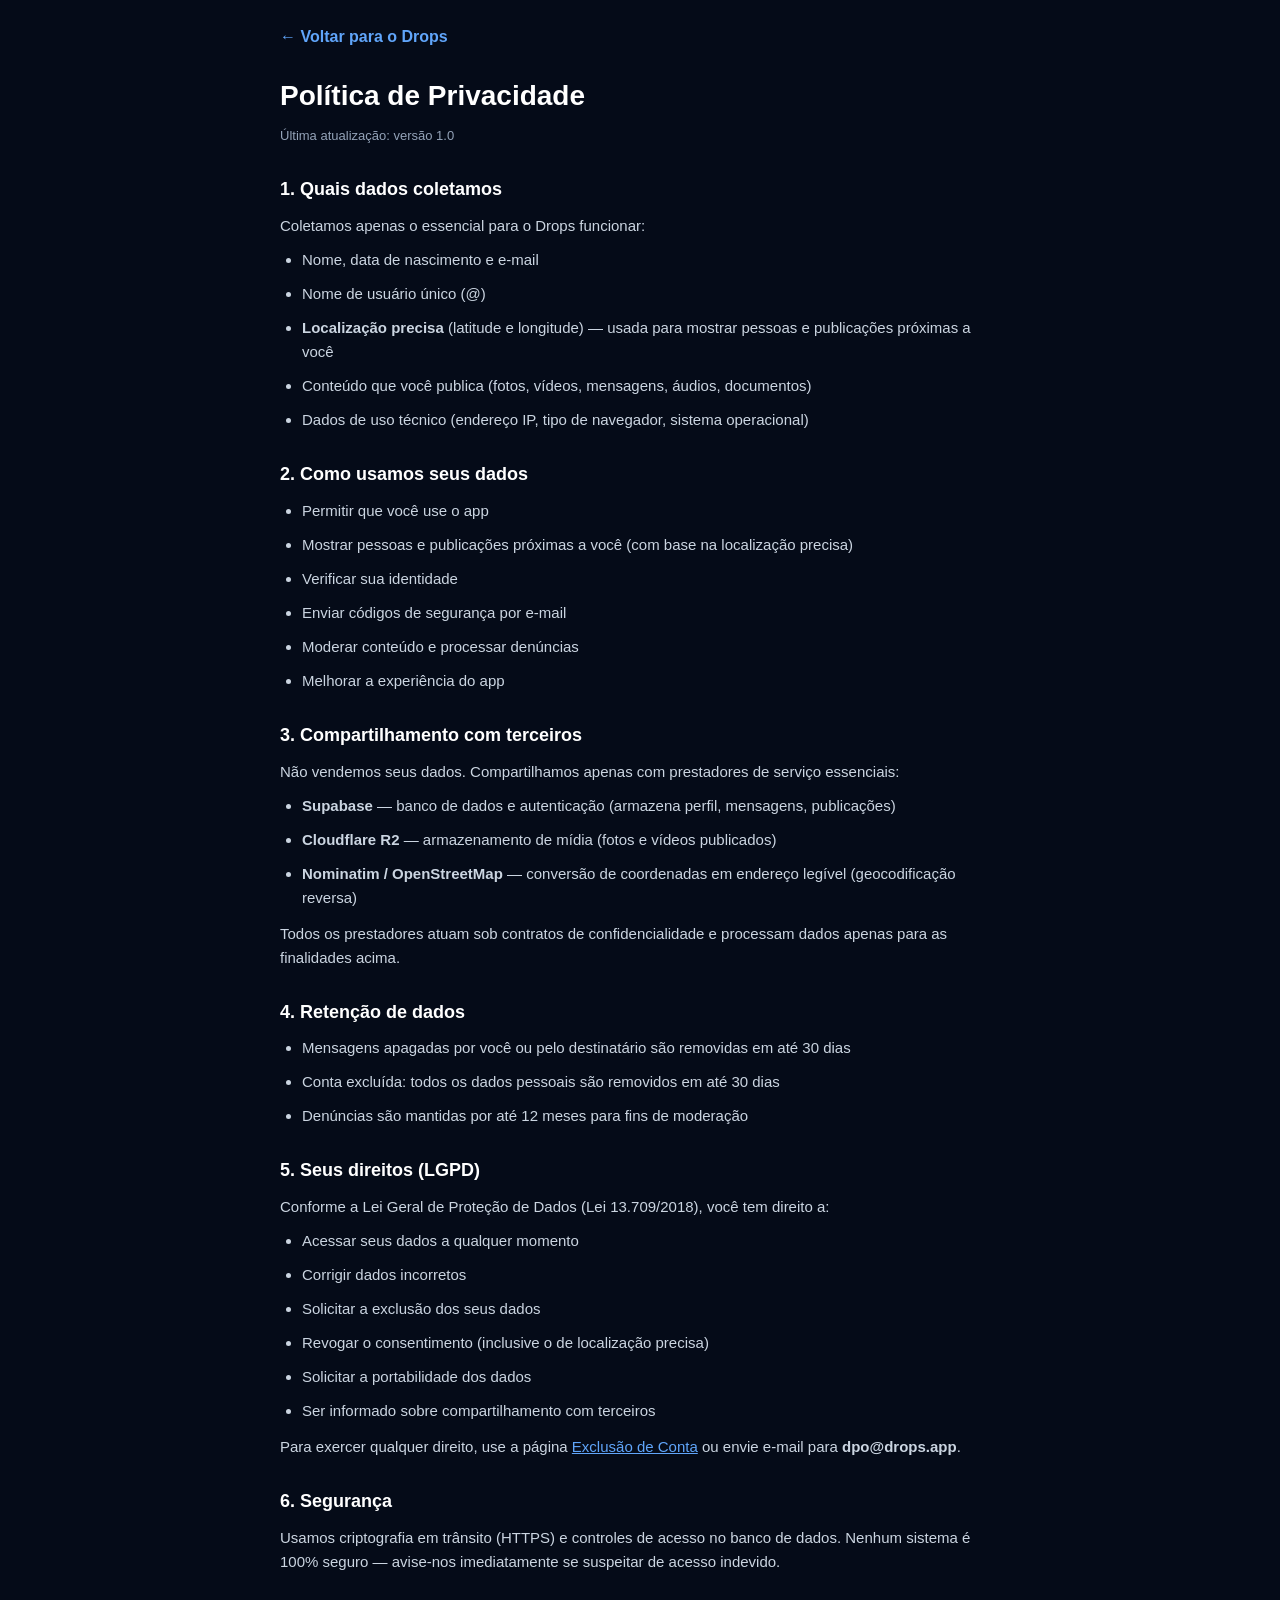
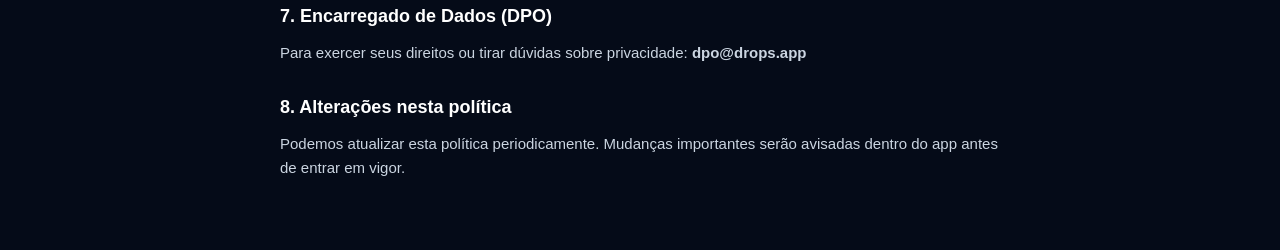
<file: privacidade.html>
<!DOCTYPE html>
<html lang="pt-BR">
<head>
  <meta charset="UTF-8">
  <meta name="viewport" content="width=device-width, initial-scale=1.0">
  <meta name="theme-color" content="#050b18">
  <title>Política de Privacidade — Drops</title>
  <style>
    * { margin: 0; padding: 0; box-sizing: border-box; }
    body {
      font-family: -apple-system, BlinkMacSystemFont, "Segoe UI", Roboto, sans-serif;
      background: #050b18;
      color: #cbd5e1;
      line-height: 1.6;
      padding: 24px 20px 60px;
      max-width: 760px;
      margin: 0 auto;
    }
    h1 { color: #fff; font-size: 28px; margin-bottom: 8px; }
    h2 { color: #fff; font-size: 18px; margin: 28px 0 10px; }
    p, li { font-size: 15px; margin-bottom: 10px; }
    ul { padding-left: 22px; margin-bottom: 12px; }
    a { color: #60a5fa; }
    .meta { color: #94a3b8; font-size: 13px; margin-bottom: 24px; }
    .voltar { display: inline-block; margin-bottom: 24px; color: #60a5fa; text-decoration: none; font-weight: 700; }
  </style>
</head>
<body>
  <a class="voltar" href="/">← Voltar para o Drops</a>
  <h1>Política de Privacidade</h1>
  <p class="meta">Última atualização: versão 1.0</p>

  <h2>1. Quais dados coletamos</h2>
  <p>Coletamos apenas o essencial para o Drops funcionar:</p>
  <ul>
    <li>Nome, data de nascimento e e-mail</li>
    <li>Nome de usuário único (@)</li>
    <li><strong>Localização precisa</strong> (latitude e longitude) — usada para mostrar pessoas e publicações próximas a você</li>
    <li>Conteúdo que você publica (fotos, vídeos, mensagens, áudios, documentos)</li>
    <li>Dados de uso técnico (endereço IP, tipo de navegador, sistema operacional)</li>
  </ul>

  <h2>2. Como usamos seus dados</h2>
  <ul>
    <li>Permitir que você use o app</li>
    <li>Mostrar pessoas e publicações próximas a você (com base na localização precisa)</li>
    <li>Verificar sua identidade</li>
    <li>Enviar códigos de segurança por e-mail</li>
    <li>Moderar conteúdo e processar denúncias</li>
    <li>Melhorar a experiência do app</li>
  </ul>

  <h2>3. Compartilhamento com terceiros</h2>
  <p>Não vendemos seus dados. Compartilhamos apenas com prestadores de serviço essenciais:</p>
  <ul>
    <li><strong>Supabase</strong> — banco de dados e autenticação (armazena perfil, mensagens, publicações)</li>
    <li><strong>Cloudflare R2</strong> — armazenamento de mídia (fotos e vídeos publicados)</li>
    <li><strong>Nominatim / OpenStreetMap</strong> — conversão de coordenadas em endereço legível (geocodificação reversa)</li>
  </ul>
  <p>Todos os prestadores atuam sob contratos de confidencialidade e processam dados apenas para as finalidades acima.</p>

  <h2>4. Retenção de dados</h2>
  <ul>
    <li>Mensagens apagadas por você ou pelo destinatário são removidas em até 30 dias</li>
    <li>Conta excluída: todos os dados pessoais são removidos em até 30 dias</li>
    <li>Denúncias são mantidas por até 12 meses para fins de moderação</li>
  </ul>

  <h2>5. Seus direitos (LGPD)</h2>
  <p>Conforme a Lei Geral de Proteção de Dados (Lei 13.709/2018), você tem direito a:</p>
  <ul>
    <li>Acessar seus dados a qualquer momento</li>
    <li>Corrigir dados incorretos</li>
    <li>Solicitar a exclusão dos seus dados</li>
    <li>Revogar o consentimento (inclusive o de localização precisa)</li>
    <li>Solicitar a portabilidade dos dados</li>
    <li>Ser informado sobre compartilhamento com terceiros</li>
  </ul>
  <p>Para exercer qualquer direito, use a página <a href="/exclusao-de-conta">Exclusão de Conta</a> ou envie e-mail para <strong>dpo@drops.app</strong>.</p>

  <h2>6. Segurança</h2>
  <p>Usamos criptografia em trânsito (HTTPS) e controles de acesso no banco de dados. Nenhum sistema é 100% seguro — avise-nos imediatamente se suspeitar de acesso indevido.</p>

  <h2>7. Encarregado de Dados (DPO)</h2>
  <p>Para exercer seus direitos ou tirar dúvidas sobre privacidade: <strong>dpo@drops.app</strong></p>

  <h2>8. Alterações nesta política</h2>
  <p>Podemos atualizar esta política periodicamente. Mudanças importantes serão avisadas dentro do app antes de entrar em vigor.</p>
</body>
</html>
</file>
